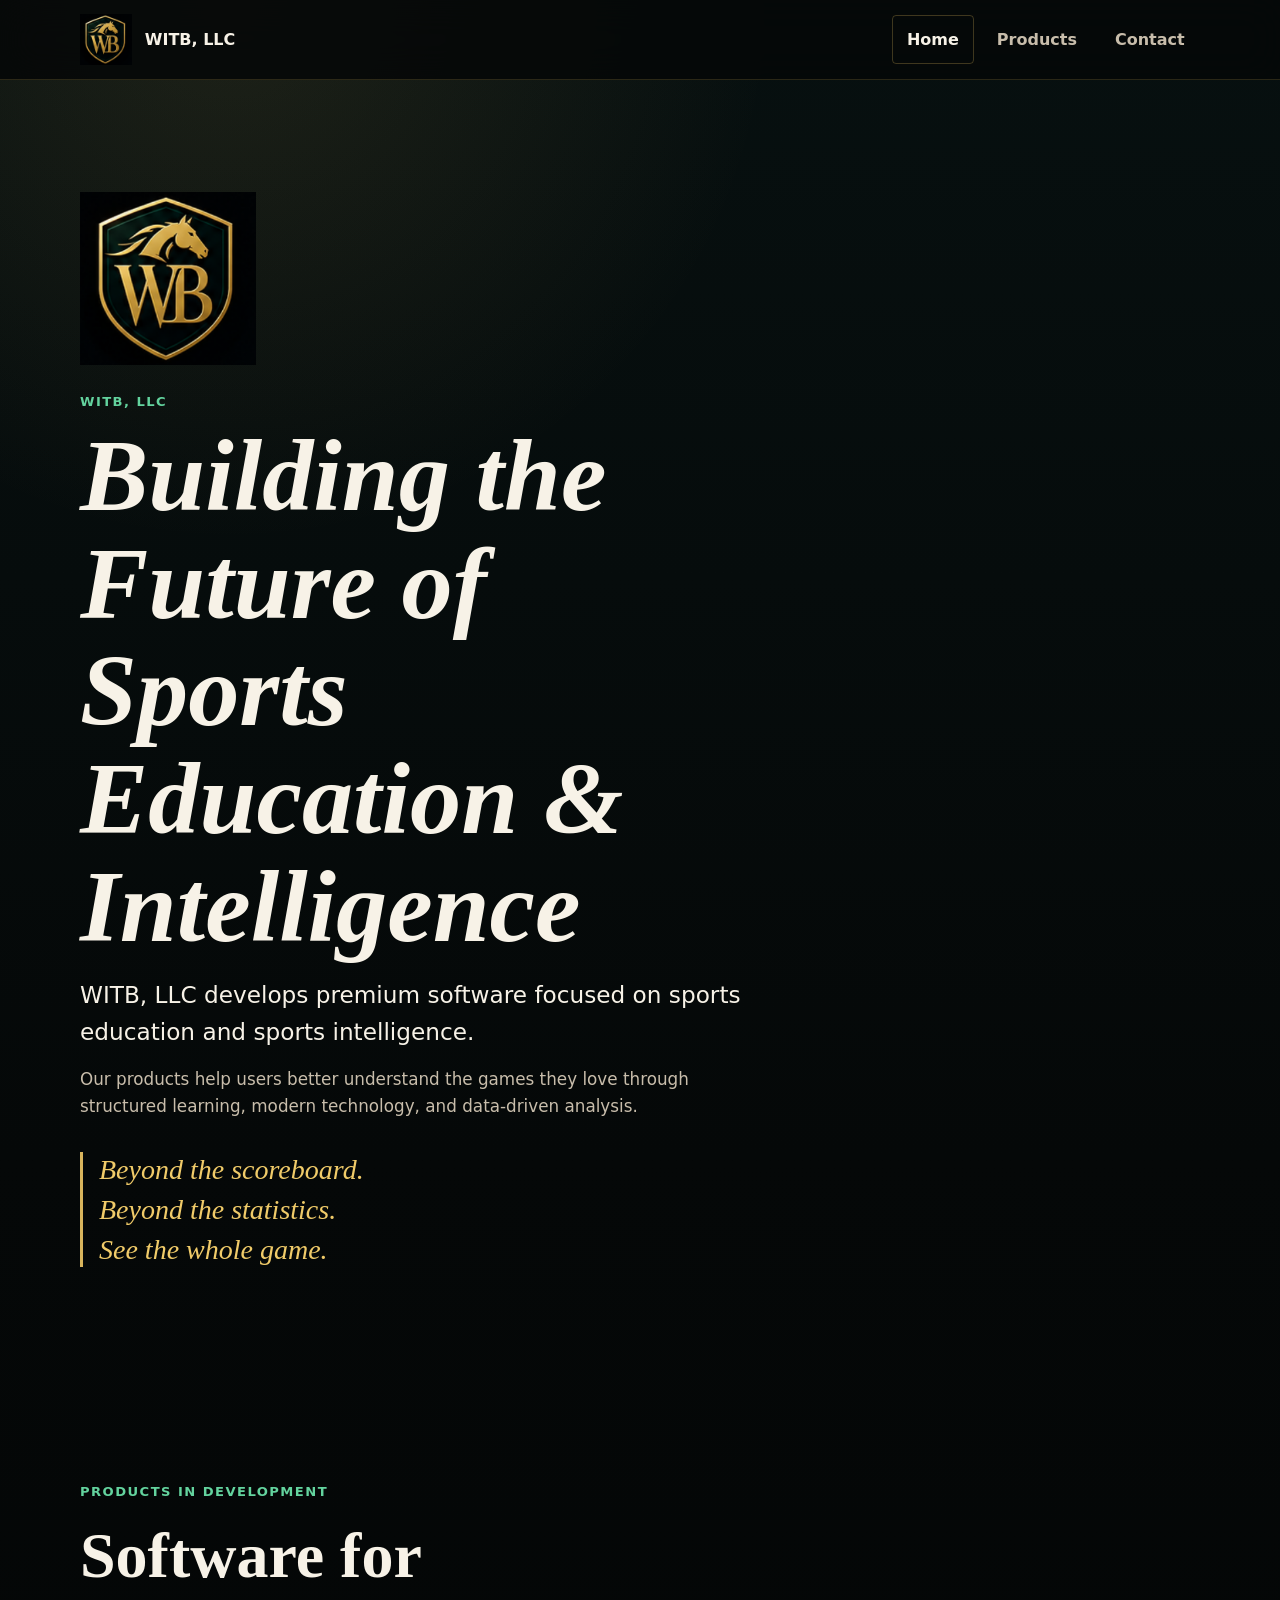
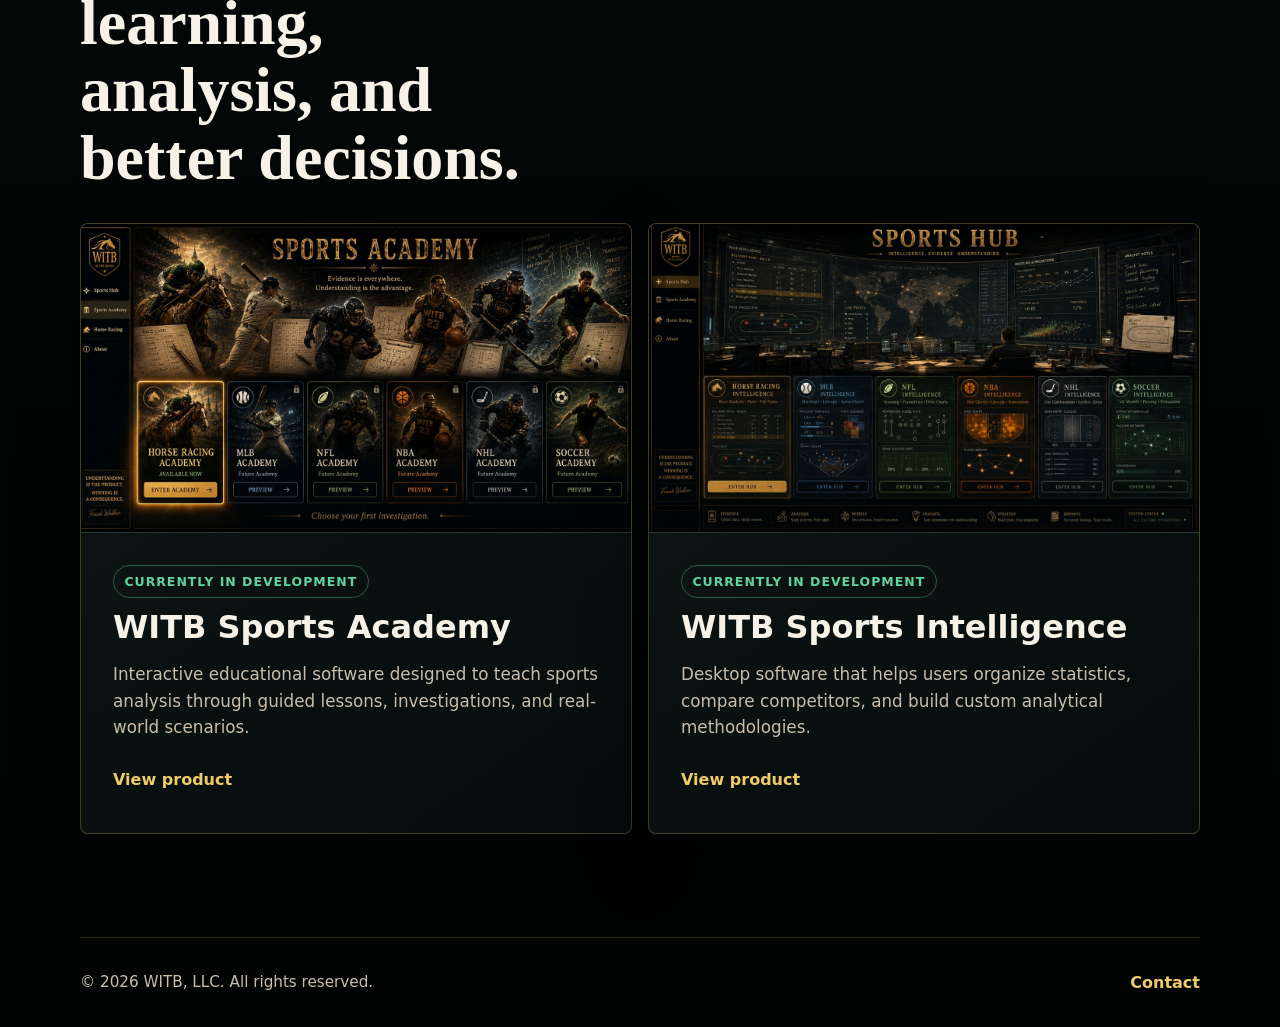
<file: index.html>
<!doctype html>
<html lang="en">
  <head>
    <meta charset="utf-8">
    <meta name="viewport" content="width=device-width, initial-scale=1">
    <title>WITB, LLC | Sports Education & Intelligence Software</title>
    <meta name="description" content="WITB, LLC develops premium software focused on sports education and sports intelligence.">
    <meta name="robots" content="index, follow">
    <link rel="canonical" href="https://witbsports.com/">
    <meta property="og:type" content="website">
    <meta property="og:site_name" content="WITB, LLC">
    <meta property="og:title" content="WITB, LLC | Sports Education & Intelligence Software">
    <meta property="og:description" content="Premium software for sports education and sports intelligence.">
    <meta property="og:url" content="https://witbsports.com/">
    <meta property="og:image" content="https://witbsports.com/assets/images/sports-intelligence.jpg">
    <link rel="icon" href="favicon.ico">
    <link rel="stylesheet" href="assets/css/styles.css">
  </head>
  <body>
    <a class="skip-link" href="#main">Skip to content</a>
    <header class="site-header">
      <nav class="nav" aria-label="Main navigation">
        <a class="brand" href="index.html" aria-label="WITB home">
          <img src="assets/images/witb-crest.png" alt="WITB crest" width="52" height="52">
          <span>WITB, LLC</span>
        </a>
        <button class="nav-toggle" type="button" aria-expanded="false" aria-controls="site-menu">
          <span class="nav-toggle-line"></span>
          <span class="sr-only">Toggle navigation</span>
        </button>
        <ul class="nav-links" id="site-menu">
          <li><a aria-current="page" href="index.html">Home</a></li>
          <li><a href="products.html">Products</a></li>
          <li><a href="contact.html">Contact</a></li>
        </ul>
      </nav>
    </header>

    <main id="main">
      <section class="hero">
        <div class="hero-copy">
          <img class="hero-crest" src="assets/images/witb-crest.png" alt="WITB crest" width="180" height="177">
          <p class="eyebrow">WITB, LLC</p>
          <h1>Building the Future of Sports Education &amp; Intelligence</h1>
          <p class="lead">
            WITB, LLC develops premium software focused on sports education and sports intelligence.
          </p>
          <p>
            Our products help users better understand the games they love through structured learning, modern technology, and data-driven analysis.
          </p>
          <div class="brand-statement" aria-label="Brand statement">
            <span>Beyond the scoreboard.</span>
            <span>Beyond the statistics.</span>
            <span>See the whole game.</span>
          </div>
        </div>
      </section>

      <section class="section" aria-labelledby="products-heading">
        <div class="section-heading">
          <p class="eyebrow">Products in development</p>
          <h2 id="products-heading">Software for learning, analysis, and better decisions.</h2>
        </div>
        <div class="product-grid">
          <article class="product-card">
            <img src="assets/images/sports-academy.jpg" alt="WITB Sports Academy product screen" loading="lazy">
            <div class="product-card-body">
              <p class="status">Currently In Development</p>
              <h3>WITB Sports Academy</h3>
              <p>Interactive educational software designed to teach sports analysis through guided lessons, investigations, and real-world scenarios.</p>
              <a class="text-link" href="products.html#sports-academy">View product</a>
            </div>
          </article>

          <article class="product-card">
            <img src="assets/images/sports-intelligence.jpg" alt="WITB Sports Intelligence product screen" loading="lazy">
            <div class="product-card-body">
              <p class="status">Currently In Development</p>
              <h3>WITB Sports Intelligence</h3>
              <p>Desktop software that helps users organize statistics, compare competitors, and build custom analytical methodologies.</p>
              <a class="text-link" href="products.html#sports-intelligence">View product</a>
            </div>
          </article>
        </div>
      </section>
    </main>

    <footer class="site-footer">
      <p>&copy; 2026 WITB, LLC. All rights reserved.</p>
      <a href="contact.html">Contact</a>
    </footer>

    <script src="assets/js/main.js"></script>
  </body>
</html>
</file>
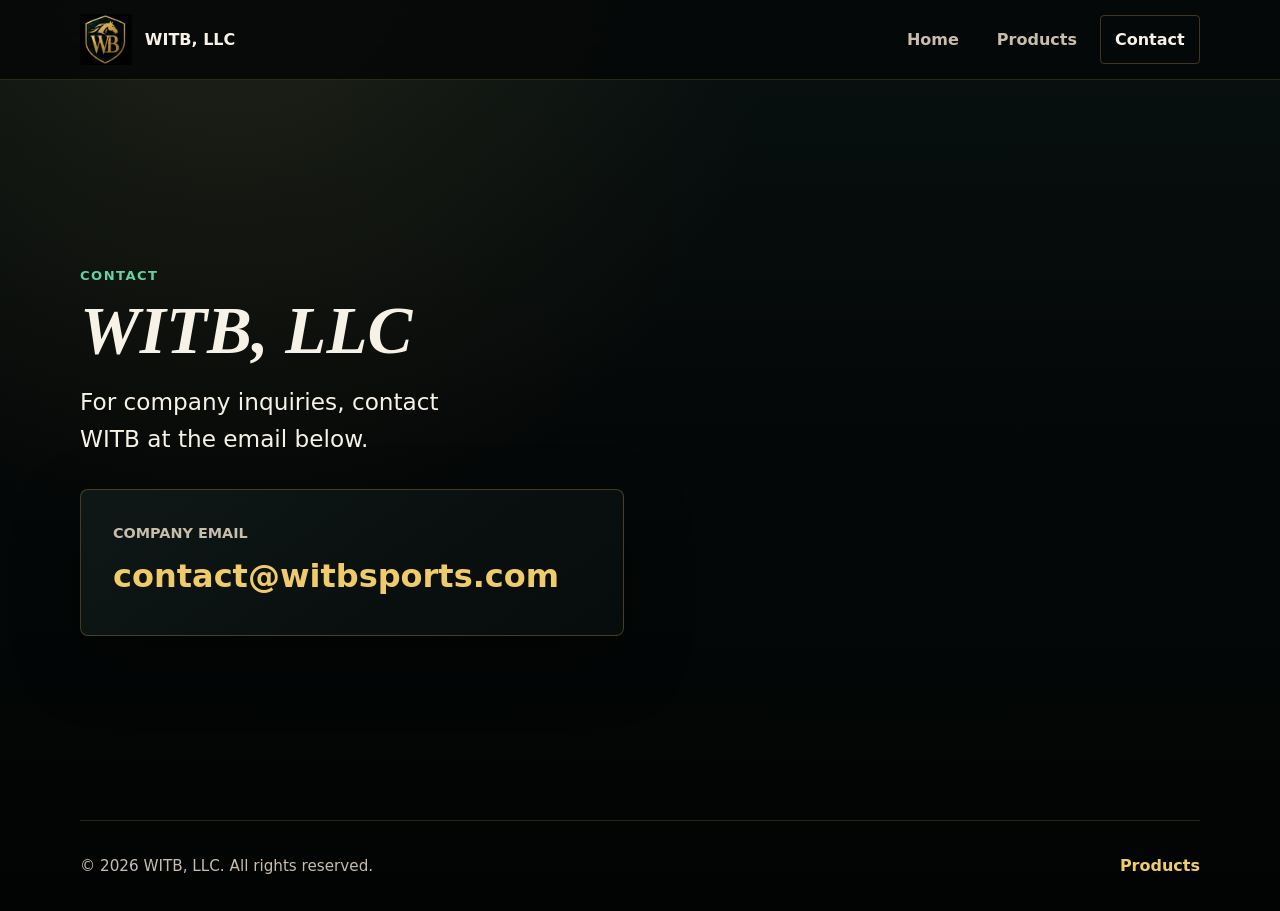
<file: contact.html>
<!doctype html>
<html lang="en">
  <head>
    <meta charset="utf-8">
    <meta name="viewport" content="width=device-width, initial-scale=1">
    <title>Contact | WITB, LLC</title>
    <meta name="description" content="Contact WITB, LLC about sports education and sports intelligence software.">
    <meta name="robots" content="index, follow">
    <link rel="canonical" href="https://witbsports.com/contact.html">
    <meta property="og:type" content="website">
    <meta property="og:site_name" content="WITB, LLC">
    <meta property="og:title" content="Contact | WITB, LLC">
    <meta property="og:description" content="Contact WITB, LLC.">
    <meta property="og:url" content="https://witbsports.com/contact.html">
    <meta property="og:image" content="https://witbsports.com/assets/images/witb-crest.png">
    <link rel="icon" href="favicon.ico">
    <link rel="stylesheet" href="assets/css/styles.css">
  </head>
  <body>
    <a class="skip-link" href="#main">Skip to content</a>
    <header class="site-header">
      <nav class="nav" aria-label="Main navigation">
        <a class="brand" href="index.html" aria-label="WITB home">
          <img src="assets/images/witb-crest.png" alt="WITB crest" width="52" height="52">
          <span>WITB, LLC</span>
        </a>
        <button class="nav-toggle" type="button" aria-expanded="false" aria-controls="site-menu">
          <span class="nav-toggle-line"></span>
          <span class="sr-only">Toggle navigation</span>
        </button>
        <ul class="nav-links" id="site-menu">
          <li><a href="index.html">Home</a></li>
          <li><a href="products.html">Products</a></li>
          <li><a aria-current="page" href="contact.html">Contact</a></li>
        </ul>
      </nav>
    </header>

    <main id="main">
      <section class="contact-panel">
        <p class="eyebrow">Contact</p>
        <h1>WITB, LLC</h1>
        <p class="lead">For company inquiries, contact WITB at the email below.</p>
        <div class="contact-card">
          <span>Company Email</span>
          <a href="mailto:contact@witbsports.com">contact@witbsports.com</a>
        </div>
      </section>
    </main>

    <footer class="site-footer">
      <p>&copy; 2026 WITB, LLC. All rights reserved.</p>
      <a href="products.html">Products</a>
    </footer>

    <script src="assets/js/main.js"></script>
  </body>
</html>
</file>
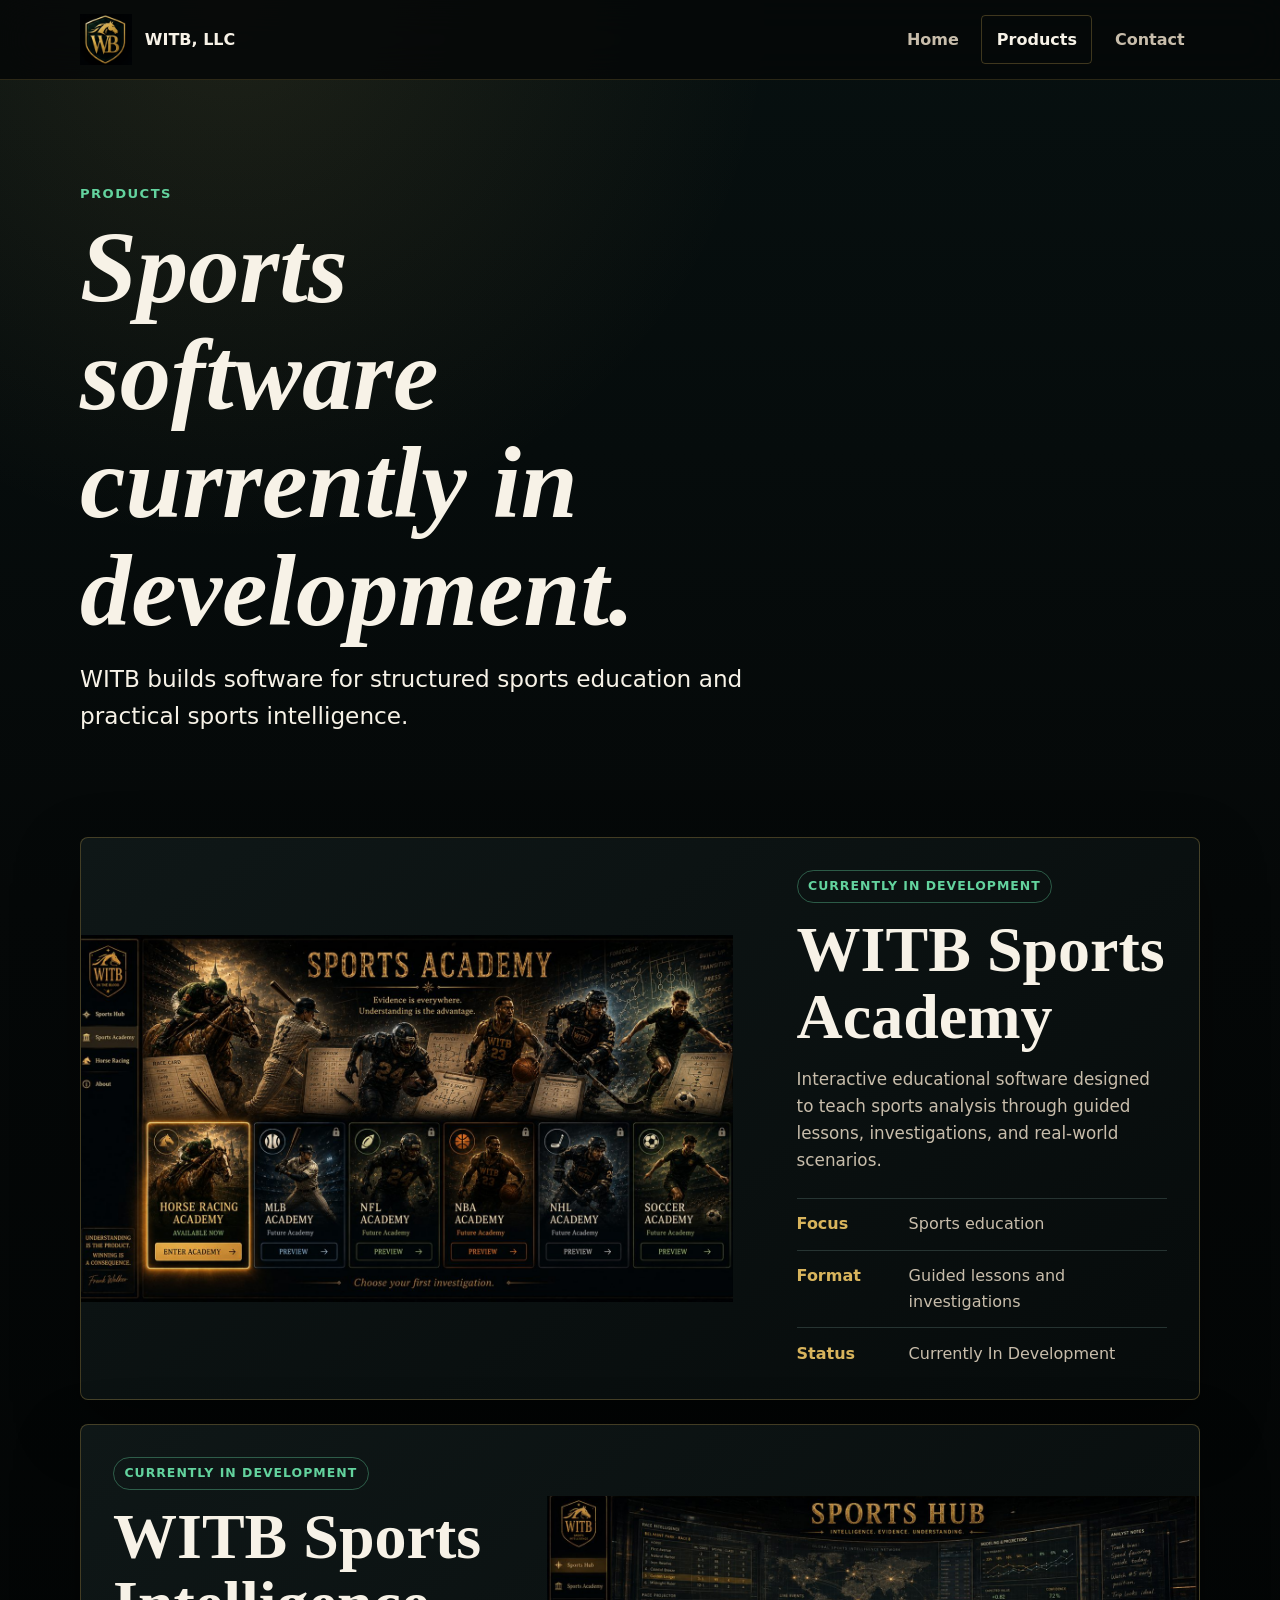
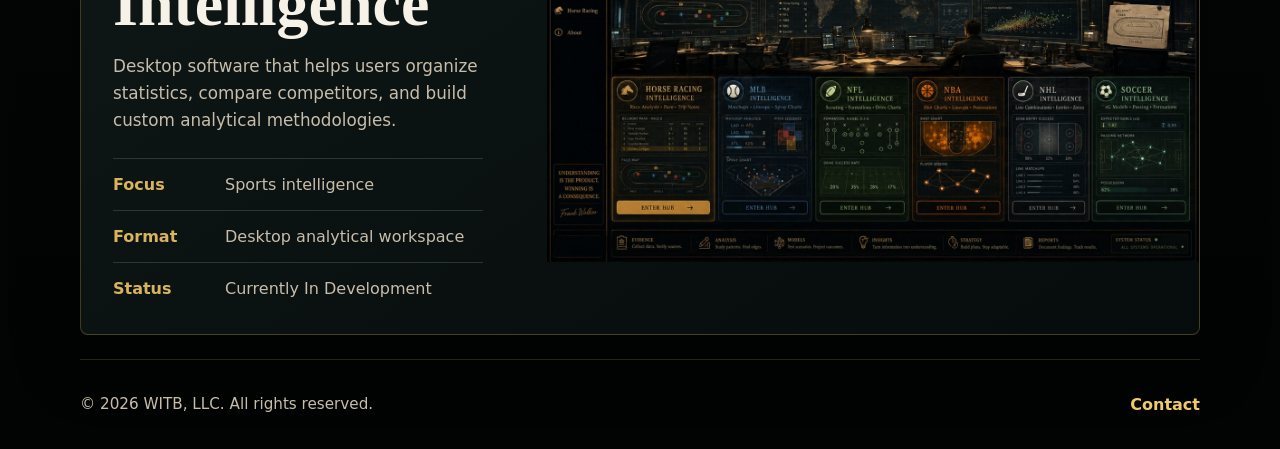
<file: products.html>
<!doctype html>
<html lang="en">
  <head>
    <meta charset="utf-8">
    <meta name="viewport" content="width=device-width, initial-scale=1">
    <title>Products | WITB, LLC</title>
    <meta name="description" content="WITB, LLC products currently in development: WITB Sports Academy and WITB Sports Intelligence.">
    <meta name="robots" content="index, follow">
    <link rel="canonical" href="https://witbsports.com/products.html">
    <meta property="og:type" content="website">
    <meta property="og:site_name" content="WITB, LLC">
    <meta property="og:title" content="Products | WITB, LLC">
    <meta property="og:description" content="Sports education and sports intelligence software currently in development.">
    <meta property="og:url" content="https://witbsports.com/products.html">
    <meta property="og:image" content="https://witbsports.com/assets/images/sports-intelligence.jpg">
    <link rel="icon" href="favicon.ico">
    <link rel="stylesheet" href="assets/css/styles.css">
  </head>
  <body>
    <a class="skip-link" href="#main">Skip to content</a>
    <header class="site-header">
      <nav class="nav" aria-label="Main navigation">
        <a class="brand" href="index.html" aria-label="WITB home">
          <img src="assets/images/witb-crest.png" alt="WITB crest" width="52" height="52">
          <span>WITB, LLC</span>
        </a>
        <button class="nav-toggle" type="button" aria-expanded="false" aria-controls="site-menu">
          <span class="nav-toggle-line"></span>
          <span class="sr-only">Toggle navigation</span>
        </button>
        <ul class="nav-links" id="site-menu">
          <li><a href="index.html">Home</a></li>
          <li><a aria-current="page" href="products.html">Products</a></li>
          <li><a href="contact.html">Contact</a></li>
        </ul>
      </nav>
    </header>

    <main id="main">
      <section class="page-hero">
        <p class="eyebrow">Products</p>
        <h1>Sports software currently in development.</h1>
        <p class="lead">WITB builds software for structured sports education and practical sports intelligence.</p>
      </section>

      <section class="product-section" id="sports-academy" aria-labelledby="academy-heading">
        <div class="product-visual">
          <img src="assets/images/sports-academy.jpg" alt="WITB Sports Academy product screen" loading="lazy">
        </div>
        <div class="product-detail">
          <p class="status">Currently In Development</p>
          <h2 id="academy-heading">WITB Sports Academy</h2>
          <p>
            Interactive educational software designed to teach sports analysis through guided lessons, investigations, and real-world scenarios.
          </p>
          <dl class="detail-list">
            <div>
              <dt>Focus</dt>
              <dd>Sports education</dd>
            </div>
            <div>
              <dt>Format</dt>
              <dd>Guided lessons and investigations</dd>
            </div>
            <div>
              <dt>Status</dt>
              <dd>Currently In Development</dd>
            </div>
          </dl>
        </div>
      </section>

      <section class="product-section reverse" id="sports-intelligence" aria-labelledby="intelligence-heading">
        <div class="product-visual">
          <img src="assets/images/sports-intelligence.jpg" alt="WITB Sports Intelligence product screen" loading="lazy">
        </div>
        <div class="product-detail">
          <p class="status">Currently In Development</p>
          <h2 id="intelligence-heading">WITB Sports Intelligence</h2>
          <p>
            Desktop software that helps users organize statistics, compare competitors, and build custom analytical methodologies.
          </p>
          <dl class="detail-list">
            <div>
              <dt>Focus</dt>
              <dd>Sports intelligence</dd>
            </div>
            <div>
              <dt>Format</dt>
              <dd>Desktop analytical workspace</dd>
            </div>
            <div>
              <dt>Status</dt>
              <dd>Currently In Development</dd>
            </div>
          </dl>
        </div>
      </section>
    </main>

    <footer class="site-footer">
      <p>&copy; 2026 WITB, LLC. All rights reserved.</p>
      <a href="contact.html">Contact</a>
    </footer>

    <script src="assets/js/main.js"></script>
  </body>
</html>
</file>
<file: assets/css/styles.css>
:root {
  --bg: #050808;
  --panel: #0b1111;
  --panel-soft: #101919;
  --text: #f7f2e7;
  --muted: #c8bdab;
  --gold: #d8b45c;
  --gold-strong: #f0cb69;
  --line: rgba(216, 180, 92, 0.28);
  --line-cool: rgba(116, 151, 145, 0.28);
  --green: #63d39e;
  --shadow: rgba(0, 0, 0, 0.38);
  color-scheme: dark;
  font-family: Inter, ui-sans-serif, system-ui, -apple-system, BlinkMacSystemFont, "Segoe UI", sans-serif;
}

* {
  box-sizing: border-box;
}

html {
  scroll-behavior: smooth;
}

body {
  min-height: 100vh;
  margin: 0;
  background:
    radial-gradient(circle at 18% 0%, rgba(216, 180, 92, 0.11), transparent 34rem),
    linear-gradient(180deg, #071010 0%, var(--bg) 44%, #020404 100%);
  color: var(--text);
  line-height: 1.6;
  overflow-x: hidden;
}

img {
  display: block;
  max-width: 100%;
}

a {
  color: inherit;
}

.skip-link {
  position: absolute;
  left: 1rem;
  top: 0.75rem;
  z-index: 20;
  transform: translateY(-140%);
  border-radius: 0.25rem;
  background: var(--gold);
  color: #090806;
  padding: 0.65rem 0.9rem;
  font-weight: 700;
  text-decoration: none;
}

.skip-link:focus {
  transform: translateY(0);
}

.site-header {
  position: sticky;
  top: 0;
  z-index: 10;
  border-bottom: 1px solid rgba(216, 180, 92, 0.18);
  background: rgba(5, 8, 8, 0.86);
  backdrop-filter: blur(18px);
}

.nav {
  display: flex;
  align-items: center;
  justify-content: space-between;
  width: min(1120px, calc(100% - 2rem));
  margin: 0 auto;
  padding: 0.85rem 0;
}

.brand {
  display: inline-flex;
  align-items: center;
  gap: 0.8rem;
  min-height: 3rem;
  color: var(--text);
  font-weight: 800;
  letter-spacing: 0;
  text-decoration: none;
}

.brand img {
  width: 3.25rem;
  height: 3.25rem;
  object-fit: contain;
}

.nav-links {
  display: flex;
  align-items: center;
  gap: 0.45rem;
  margin: 0;
  padding: 0;
  list-style: none;
}

.nav-links a {
  display: inline-flex;
  align-items: center;
  min-height: 2.75rem;
  border: 1px solid transparent;
  border-radius: 0.25rem;
  padding: 0.65rem 0.9rem;
  color: var(--muted);
  font-weight: 700;
  text-decoration: none;
}

.nav-links a:hover,
.nav-links a:focus-visible,
.nav-links a[aria-current="page"] {
  border-color: var(--line);
  color: var(--text);
  outline: none;
}

.nav-toggle {
  display: none;
  width: 2.75rem;
  height: 2.75rem;
  border: 1px solid var(--line);
  border-radius: 0.25rem;
  background: transparent;
  color: var(--text);
}

.nav-toggle-line,
.nav-toggle-line::before,
.nav-toggle-line::after {
  display: block;
  width: 1.25rem;
  height: 2px;
  margin: 0 auto;
  background: var(--gold);
  content: "";
}

.nav-toggle-line::before {
  transform: translateY(-0.45rem);
}

.nav-toggle-line::after {
  transform: translateY(0.32rem);
}

.sr-only {
  position: absolute;
  width: 1px;
  height: 1px;
  overflow: hidden;
  clip: rect(0, 0, 0, 0);
  white-space: nowrap;
}

main {
  width: min(1120px, calc(100% - 2rem));
  margin: 0 auto;
}

.hero {
  display: grid;
  min-height: calc(100vh - 5rem);
  align-items: center;
  padding: clamp(4rem, 9vw, 7rem) 0;
}

.hero-copy {
  max-width: 58rem;
}

.hero-crest {
  width: clamp(7rem, 18vw, 11rem);
  height: auto;
  margin-bottom: 1.6rem;
}

.eyebrow {
  margin: 0 0 0.65rem;
  color: var(--green);
  font-size: 0.82rem;
  font-weight: 800;
  letter-spacing: 0.11em;
  text-transform: uppercase;
}

h1,
h2,
h3 {
  margin: 0;
  color: var(--text);
  line-height: 1.05;
  letter-spacing: 0;
}

h1 {
  max-width: 13ch;
  font-family: Georgia, "Times New Roman", serif;
  font-size: clamp(3rem, 8vw, 6.5rem);
  font-style: italic;
  font-weight: 700;
}

h2 {
  max-width: 14ch;
  font-family: Georgia, "Times New Roman", serif;
  font-size: clamp(2rem, 5vw, 4rem);
  font-weight: 700;
}

h3 {
  font-size: clamp(1.35rem, 2.6vw, 2rem);
}

p {
  max-width: 42rem;
  margin: 1rem 0 0;
  color: var(--muted);
  font-size: 1.05rem;
  overflow-wrap: break-word;
}

.lead {
  color: var(--text);
  font-size: clamp(1.15rem, 2vw, 1.45rem);
}

.brand-statement {
  display: grid;
  gap: 0.3rem;
  max-width: 28rem;
  margin-top: 2rem;
  border-left: 3px solid var(--gold);
  padding-left: 1rem;
  color: var(--gold-strong);
  font-family: Georgia, "Times New Roman", serif;
  font-size: clamp(1.2rem, 2.4vw, 1.75rem);
  font-style: italic;
  line-height: 1.25;
}

.section,
.page-hero,
.contact-panel {
  padding: clamp(4rem, 8vw, 7rem) 0;
}

.section-heading {
  display: grid;
  gap: 0.6rem;
  margin-bottom: 2rem;
}

.product-grid {
  display: grid;
  grid-template-columns: repeat(2, minmax(0, 1fr));
  gap: 1rem;
}

.product-card,
.product-section,
.contact-card {
  border: 1px solid var(--line);
  border-radius: 0.5rem;
  background: linear-gradient(145deg, rgba(16, 25, 25, 0.92), rgba(7, 12, 12, 0.92));
  box-shadow: 0 1.5rem 4rem var(--shadow);
}

.product-card {
  overflow: hidden;
}

.product-card img {
  width: 100%;
  aspect-ratio: 16 / 9;
  object-fit: cover;
  border-bottom: 1px solid var(--line-cool);
}

.product-card-body,
.product-detail,
.contact-card {
  padding: clamp(1.2rem, 3vw, 2rem);
}

.status {
  display: inline-flex;
  width: fit-content;
  margin: 0 0 0.8rem;
  border: 1px solid rgba(99, 211, 158, 0.38);
  border-radius: 999px;
  padding: 0.35rem 0.65rem;
  color: var(--green);
  font-size: 0.78rem;
  font-weight: 800;
  letter-spacing: 0.08em;
  text-transform: uppercase;
}

.text-link {
  display: inline-flex;
  align-items: center;
  min-height: 2.75rem;
  margin-top: 1rem;
  color: var(--gold-strong);
  font-weight: 800;
  text-decoration: none;
}

.text-link:hover,
.text-link:focus-visible {
  text-decoration: underline;
  outline: none;
}

.page-hero h1 {
  max-width: 12ch;
}

.product-section {
  display: grid;
  grid-template-columns: minmax(0, 1.2fr) minmax(18rem, 0.8fr);
  gap: clamp(1rem, 3vw, 2rem);
  align-items: center;
  margin-bottom: 1.5rem;
  overflow: hidden;
}

.product-section.reverse {
  grid-template-columns: minmax(18rem, 0.8fr) minmax(0, 1.2fr);
}

.product-section.reverse .product-visual {
  order: 2;
}

.product-visual img {
  width: 100%;
  min-height: 100%;
  aspect-ratio: 16 / 9;
  object-fit: cover;
}

.detail-list {
  display: grid;
  gap: 0.8rem;
  margin: 1.5rem 0 0;
}

.detail-list div {
  display: grid;
  grid-template-columns: 6rem 1fr;
  gap: 1rem;
  border-top: 1px solid var(--line-cool);
  padding-top: 0.8rem;
}

dt {
  color: var(--gold);
  font-weight: 800;
}

dd {
  margin: 0;
  color: var(--muted);
}

.contact-panel {
  display: grid;
  min-height: calc(100vh - 10rem);
  align-content: center;
}

.contact-panel h1 {
  max-width: 10ch;
  font-size: clamp(2.7rem, 6vw, 4.2rem);
}

.contact-panel .lead {
  max-width: 23rem;
}

.contact-card {
  display: grid;
  gap: 0.4rem;
  width: 100%;
  max-width: 34rem;
  margin-top: 2rem;
}

.contact-card span {
  color: var(--muted);
  font-size: 0.9rem;
  font-weight: 700;
  text-transform: uppercase;
}

.contact-card a {
  color: var(--gold-strong);
  font-size: clamp(1.35rem, 4vw, 2rem);
  font-weight: 800;
  text-decoration: none;
  word-break: break-word;
}

.contact-card a:hover,
.contact-card a:focus-visible {
  text-decoration: underline;
  outline: none;
}

.site-footer {
  display: flex;
  align-items: center;
  justify-content: space-between;
  width: min(1120px, calc(100% - 2rem));
  margin: 0 auto;
  border-top: 1px solid rgba(216, 180, 92, 0.18);
  padding: 2rem 0;
  color: var(--muted);
}

.site-footer p {
  margin: 0;
  font-size: 0.95rem;
}

.site-footer a {
  color: var(--gold-strong);
  font-weight: 800;
  text-decoration: none;
}

.site-footer a:hover,
.site-footer a:focus-visible {
  text-decoration: underline;
  outline: none;
}

@media (max-width: 800px) {
  .nav {
    flex-wrap: wrap;
  }

  .nav-toggle {
    display: inline-flex;
    align-items: center;
    justify-content: center;
  }

  .nav-links {
    display: none;
    width: 100%;
    padding-top: 0.8rem;
  }

  .nav-links.is-open {
    display: grid;
  }

  .nav-links a {
    width: 100%;
  }

  .product-grid,
  .product-section,
  .product-section.reverse {
    grid-template-columns: 1fr;
  }

  .product-section.reverse .product-visual {
    order: 0;
  }

  .detail-list div {
    grid-template-columns: 1fr;
    gap: 0.2rem;
  }

  .site-footer {
    align-items: flex-start;
    flex-direction: column;
    gap: 0.7rem;
  }
}

@media (max-width: 520px) {
  main,
  .nav,
  .site-footer {
    width: min(100% - 1rem, 1120px);
  }

  h1 {
    font-size: clamp(2.65rem, 16vw, 4.25rem);
  }

  .hero,
  .section,
  .page-hero,
  .contact-panel {
    padding: 3rem 0;
  }

  .brand span {
    font-size: 0.95rem;
  }

  .product-card-body,
  .product-detail,
  .contact-card {
    padding: 1rem;
  }
}
</file>
